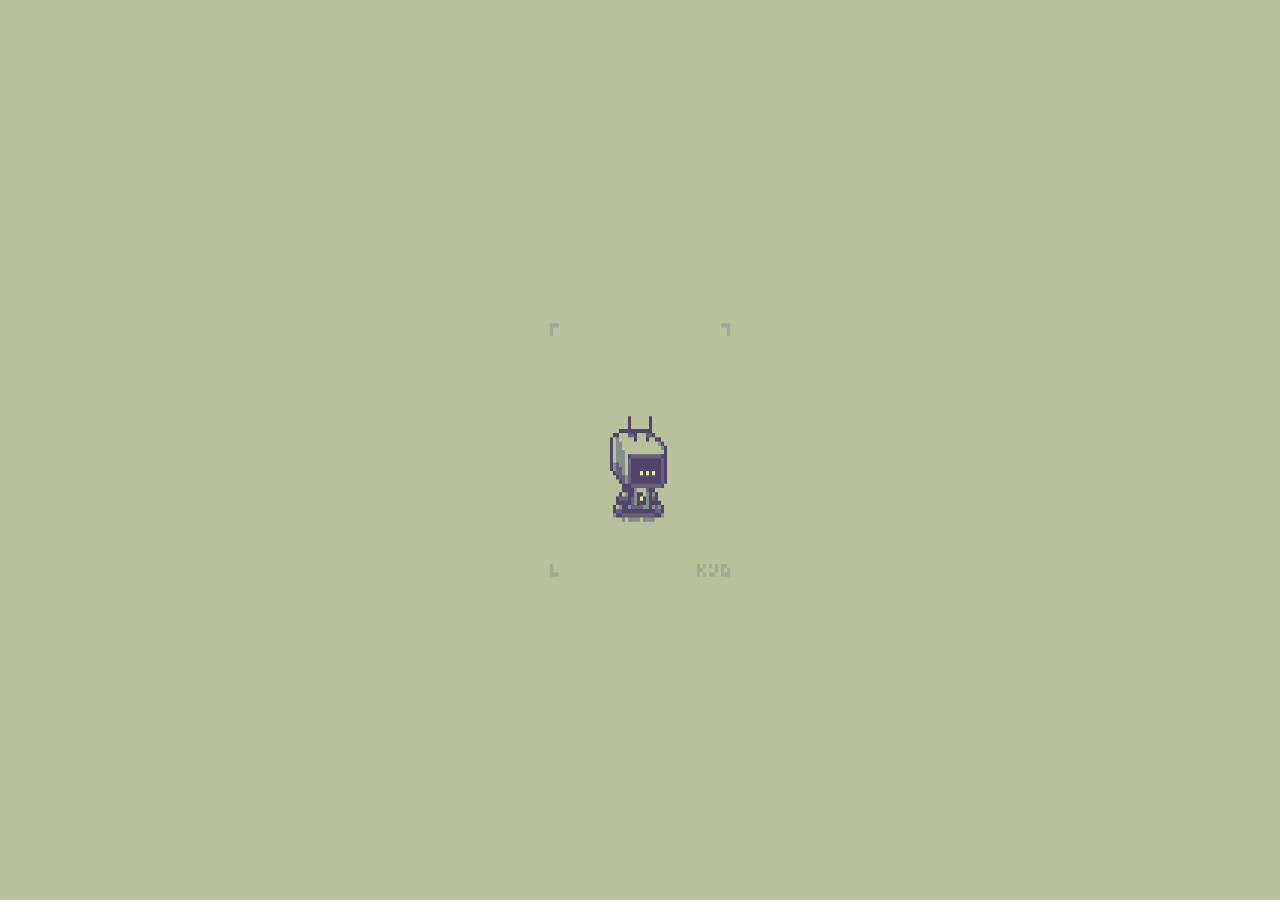
<file: index.html>
<!DOCTYPE html>
<html>
<head>
<meta charset="utf-8">
<meta name="viewport" content="width=device-width, initial-scale=1">
<link rel="stylesheet" type="text/css" href="main.css">
<title></title>
<style>
/* Fixed positioned image button */
.image-button {
    position: fixed;
    transform: rotateX(20deg);
    top: 17%; /* 20% from top */
    left: 37%; /* 5% from right edge */
    width: 20%; /* 8% of viewport width */
    transition: all 0.3s ease;
    animation: wiggle-cycle 4s ease-in-out infinite;
}

/* Hover effects */
.image-button:hover {
    transform: rotateX(15deg) rotateY(-20deg);
    animation-play-state: paused;
    transition: all 0.3s ease;
}

@keyframes wiggle-cycle {
    /* First 2 seconds: wiggling */
    0% { transform: rotate(0deg); }
    12.5% { transform: rotate(5deg); }
    25% { transform: rotate(-5deg); }
    37.5% { transform: rotate(5deg); }
    50% { transform: rotate(0deg); }
    
    /* Last 2 seconds: no movement (pause) */
    50.1%, 100% { transform: rotate(0deg); }
}

</style>
</head>
<body>
<div id="pre-loader"> </div>
<div class="hero">
<video autoplay muted loop playsinline class="bg-vid">
<source src="landingbg.mp4" type="video/mp4">
</video>
</div>

<!-- Fixed Image Button -->
 <a href="https://forms.gle/jxDumhpyyuc3uDk69">
<img src="regnow.png"
     class="image-button"
     alt="button"
     onclick="handleButtonClick()">
</a>

<script src="main.js"></script>
<script>

</script>
</body>
</html>
</file>
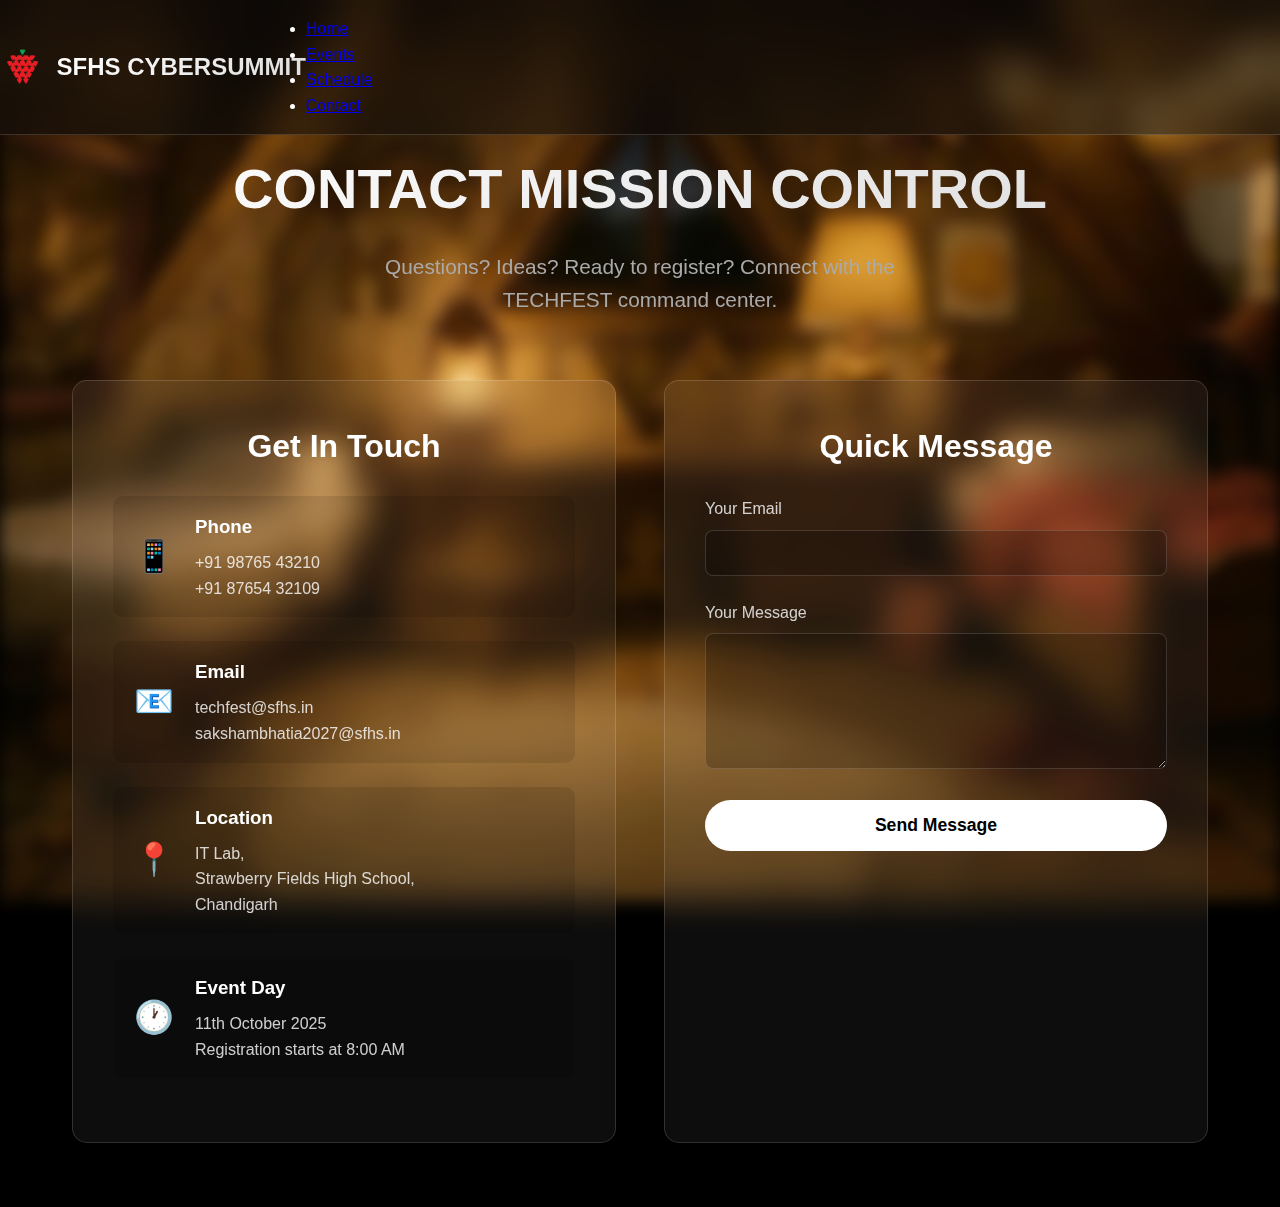
<file: contact.html>
<!DOCTYPE html>
<html lang="en">
<head>
    <meta charset="UTF-8">
    <meta name="viewport" content="width=device-width, initial-scale=1.0">
    <title>Contact - SFHS TECHFEST</title>
    <link rel="stylesheet" href="style.css">
    <script src="java.js" defer></script>
</head>
<body class="page-contact" style="padding-top: 80px;">
    <nav class="navbar">
        <div class="nav-container">
            <div class="logo">
                <img src="school logo.png" alt="School Logo" class="school-logo">
                <span class="logo-text">SFHS CYBERSUMMIT</span>
            </div>
            <ul class="nav-links">
                <li><a href="index.html">Home</a></li>
                <li><a href="events.html">Events</a></li>
                <li><a href="schedule.html">Schedule</a></li>
                <li><a href="contact.html" class="active">Contact</a></li>
            </ul>
            <div class="mobile-menu"><span></span><span></span><span></span></div>
        </div>
    </nav>
    <div class="page-background-static"></div>
    <main style="position: relative; z-index: 1;">
        <div class="container">
            <div class="page-header"><h1 class="page-title">CONTACT MISSION CONTROL</h1><p class="page-subtitle">Questions? Ideas? Ready to register? Connect with the TECHFEST command center.</p></div>
            <div class="contact-container">
                <div class="contact-info">
                    <h2 class="contact-title">Get In Touch</h2>
                    <div class="contact-item"><div class="contact-icon phone-icon">📱</div><div class="contact-details"><h3>Phone</h3><p>+91 98765 43210<br>+91 87654 32109</p></div></div>
                    <div class="contact-item"><div class="contact-icon email-icon">📧</div><div class="contact-details"><h3>Email</h3><p><a href="mailto:techfest@sfhs.in?subject=TECHFEST 2025 Inquiry">techfest@sfhs.in</a><br><a href="mailto:techfest@sfhs.in?subject=Competition Registration">sakshambhatia2027@sfhs.in</a></p></div></div>
                    <div class="contact-item"><div class="contact-icon location-icon">📍</div><div class="contact-details"><h3>Location</h3><p>IT Lab,<br> Strawberry Fields High School, <br>Chandigarh</p></div></div>
                    <div class="contact-item"><div class="contact-icon time-icon">🕐</div><div class="contact-details"><h3>Event Day</h3><p>11th October 2025<br>Registration starts at 8:00 AM</p></div></div>
                </div>
                <div class="message-section">
                    <h2 class="contact-title">Quick Message</h2>
                    <form id="contact-form" action="https://formspree.io/f/YOUR_UNIQUE_ID" method="POST">
                        <div class="form-group">
                            <label for="email">Your Email</label>
                            <input type="email" id="email" name="email" required>
                        </div>
                        <div class="form-group">
                            <label for="message">Your Message</label>
                            <textarea id="message" name="message" rows="6" required></textarea>
                        </div>
                        <button type="submit" class="email-button">Send Message</button>
                    </form>
                </div>
            </div>
        </div>
    </main>
</body>

</html>
</file>
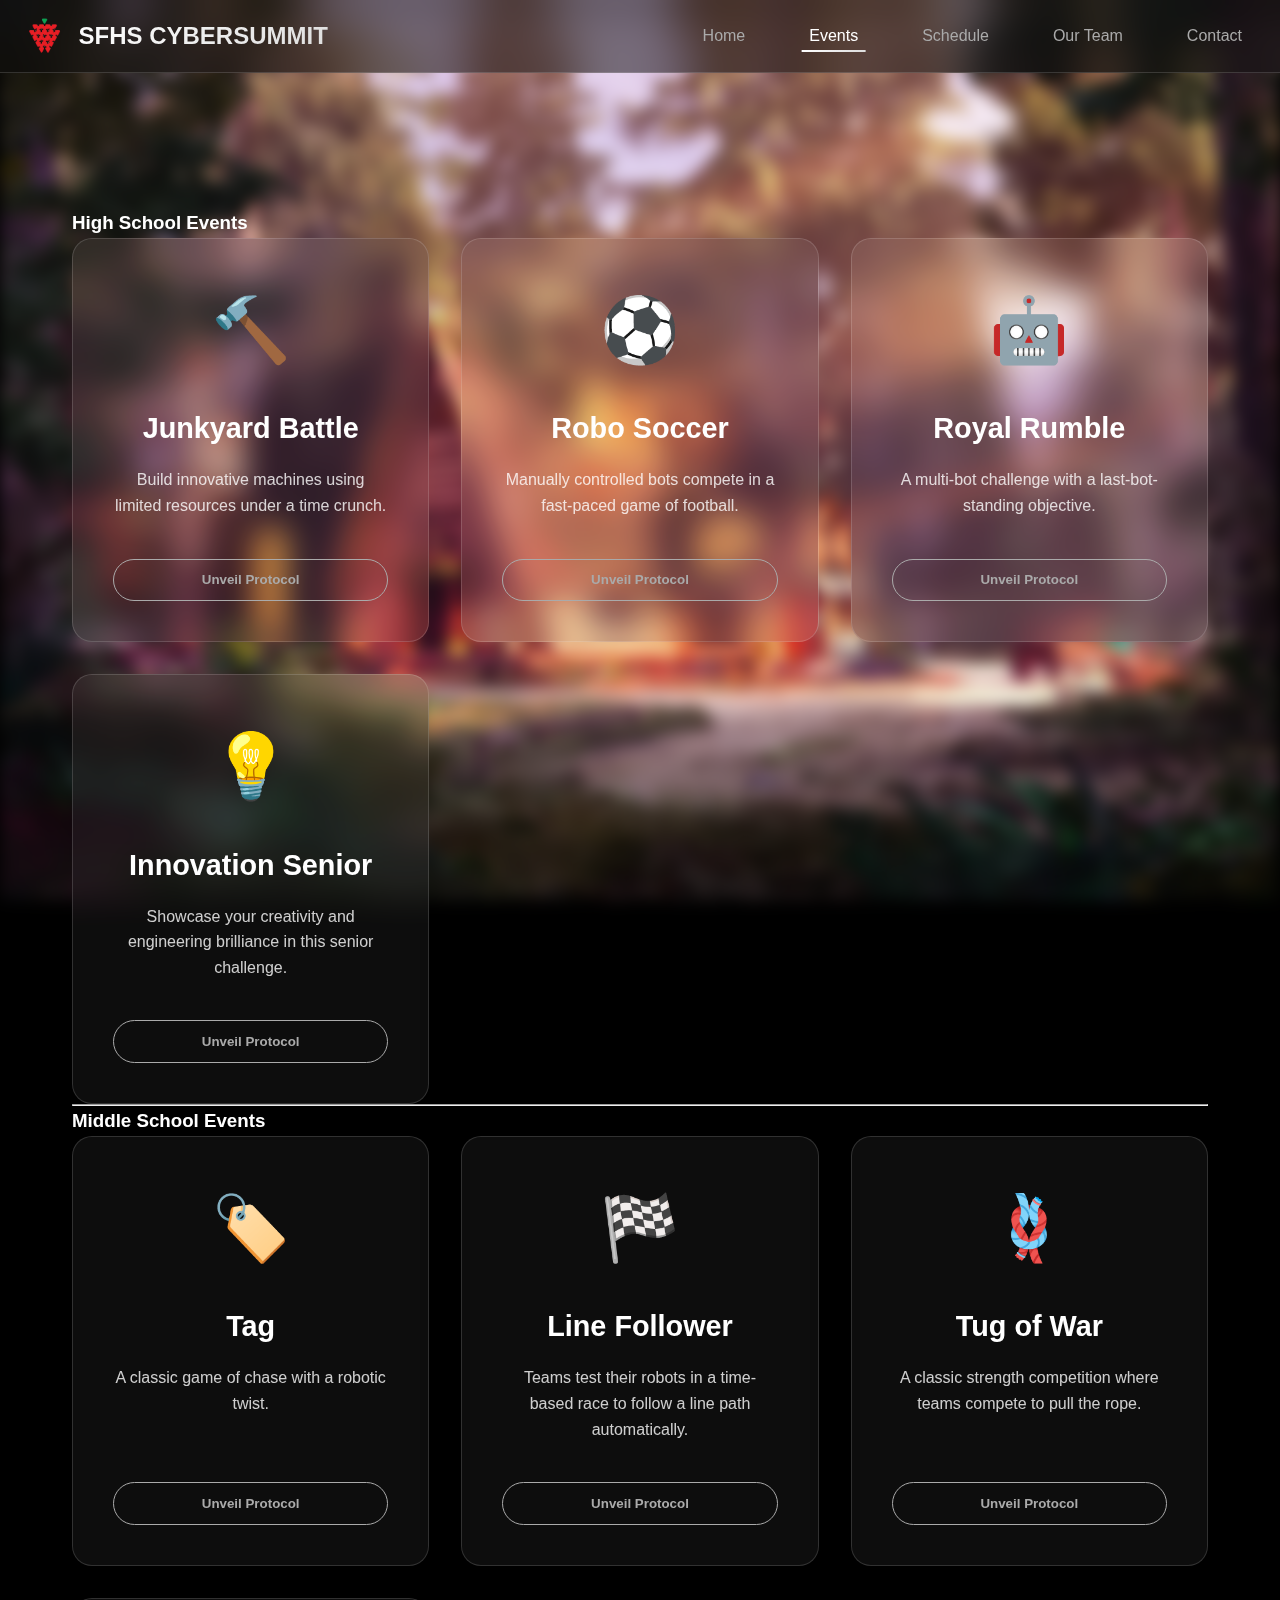
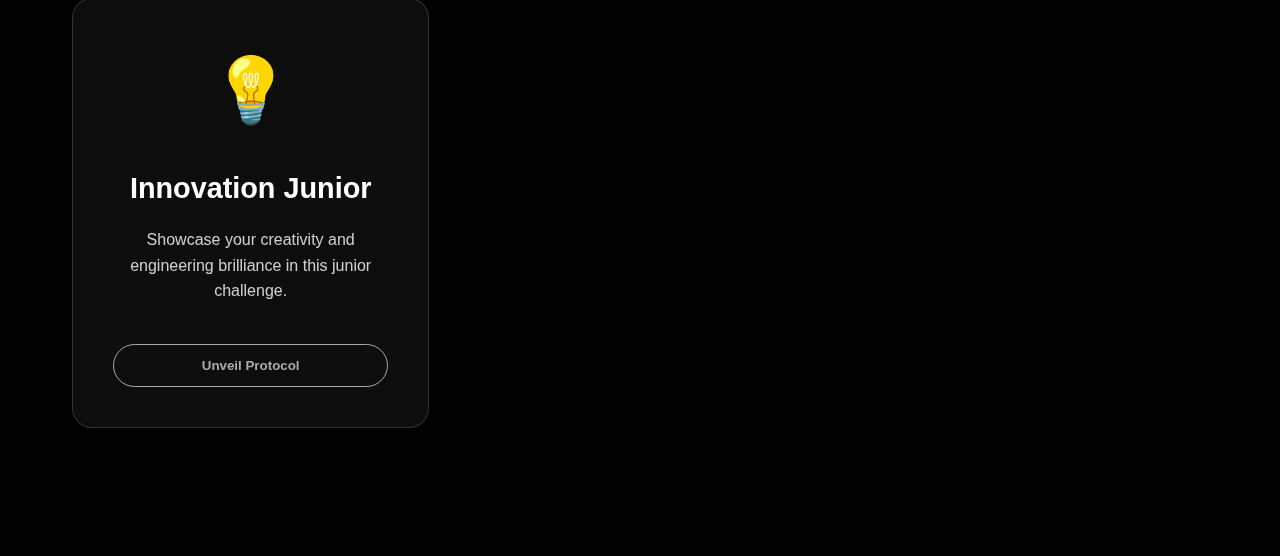
<file: events.html>
<!DOCTYPE html>
<html lang="en">
<head>
    <meta charset="UTF-8">
    <meta name="viewport" content="width=device-width, initial-scale=1.0">
    <title>SFHS CYBERSUMMIT - Events</title>
    <link rel="stylesheet" href="style.css">
    <script src="java.js" defer></script>
</head>
<body class="page-events" style="padding-top: 80px;">
    <nav class="navbar desktop-nav">
        <div class="nav-container">
            <a href="index.html" class="logo">
                <img src="school logo.png" alt="School Logo" class="school-logo">
                <span class="logo-text">SFHS CYBERSUMMIT</span>
            </a>
            <ul class="nav-links">
                <li><a href="index.html">Home</a></li>
                <li><a href="events.html">Events</a></li>
                <li><a href="schedule.html">Schedule</a></li>
                <li><a href="team.html">Our Team</a></li>
                <li><a href="contact.html">Contact</a></li>
            </ul>
        </div>
    </nav>

    <nav class="navbar mobile-nav">
        <div class="nav-container">
            <div class="nav-left">
                <span class="logo-text">SFHS CYBERSUMMIT</span>
            </div>
            <div class="nav-center">
                <a href="index.html"><img src="school logo.png" alt="School Logo" class="school-logo"></a>
            </div>
            <div class="nav-right">
                <div class="mobile-menu"><span></span><span></span><span></span></div>
            </div>
        </div>
    </nav>

    <ul class="nav-links-mobile">
        <li><a href="index.html">Home</a></li>
        <li><a href="events.html">Events</a></li>
        <li><a href="schedule.html">Schedule</a></li>
        <li><a href="team.html">Our Team</a></li>
        <li><a href="contact.html">Contact</a></li>
    </ul>

    <div class="page-background-static"></div>
    <main style="position: relative; z-index: 1;">
        <section class="events-preview" style="background: transparent;">
            <div class="container">
                
                <h3 class="events-heading">High School Events</h3>
                <div class="events-grid">
                    <div class="event-card" data-event="junkyard">
                        <div class="card-content">
                            <div class="card-front">
                                <div class="event-icon">🔨</div>
                                <h3>Junkyard Battle</h3>
                                <p>Build innovative machines using limited resources under a time crunch.</p>
                            </div>
                            <div class="card-back">
                                <h4>Event: Junkyard Battle</h4>
                                <p>An exciting engineering challenge where teams are first briefed on the objectives and rules, then given time to build innovative machines or structures using limited resources.</p>
                            </div>
                        </div>
                        <button class="rule-button">Unveil Protocol</button>
                    </div>
                    <div class="event-card" data-event="robo-soccer">
                        <div class="card-content">
                            <div class="card-front">
                                <div class="event-icon">⚽</div>
                                <h3>Robo Soccer</h3>
                                <p>Manually controlled bots compete in a fast-paced game of football.</p>
                            </div>
                            <div class="card-back">
                                <h4>Event: Robo Soccer</h4>
                                <p><strong>Maximum Length:</strong> 30 cm</p><p><strong>Maximum Width:</strong> 30 cm</p><p><strong>Maximum Height:</strong> 20 cm</p><p><strong>Weight Limit:</strong> 6 kg</p>
                            </div>
                        </div>
                        <button class="rule-button">Unveil Protocol</button>
                    </div>
                    <div class="event-card" data-event="royal-rumble">
                        <div class="card-content">
                            <div class="card-front">
                                <div class="event-icon">🤖</div>
                                <h3>Royal Rumble</h3>
                                <p>A multi-bot challenge with a last-bot-standing objective.</p>
                            </div>
                            <div class="card-back">
                                <h4>Event: Royal Rumble</h4>
                                <p><strong>Maximum Length:</strong> 35 cm</p><p><strong>Maximum Width:</strong> 35 cm</p><p><strong>Maximum Height:</strong> 25 cm</p><p><strong>Weight Limit:</strong> 12 kg</p>
                            </div>
                        </div>
                        <button class="rule-button">Unveil Protocol</button>
                    </div>
                     <div class="event-card" data-event="innovation-sr">
                        <div class="card-content">
                            <div class="card-front">
                                <div class="event-icon">💡</div>
                                <h3>Innovation Senior</h3>
                                <p>Showcase your creativity and engineering brilliance in this senior challenge.</p>
                            </div>
                            <div class="card-back">
                                <h4>Event: Innovation Senior</h4>
                                <p>This event has open-ended rules, focusing on creativity, design, and problem-solving. Specifics will be revealed at the ceremony.</p>
                            </div>
                        </div>
                        <button class="rule-button">Unveil Protocol</button>
                    </div>
                </div>

                <hr class="section-divider">

                <h3 class="events-heading">Middle School Events</h3>
                <div class="events-grid">
                    <div class="event-card" data-event="tag">
                        <div class="card-content">
                            <div class="card-front">
                                <div class="event-icon">🏷️</div>
                                <h3>Tag</h3>
                                <p>A classic game of chase with a robotic twist.</p>
                            </div>
                            <div class="card-back">
                                <h4>Event: Tag</h4>
                                <p>Rules to be announced at the opening ceremony. Get ready for high-speed fun!</p>
                            </div>
                        </div>
                        <button class="rule-button">Unveil Protocol</button>
                    </div>
                    <div class="event-card" data-event="line-follower">
                        <div class="card-content">
                            <div class="card-front">
                                <div class="event-icon">🏁</div>
                                <h3>Line Follower</h3>
                                <p>Teams test their robots in a time-based race to follow a line path automatically.</p>
                            </div>
                            <div class="card-back">
                                <h4>Event: Line Follower (CircuitSprint)</h4>
                                <p><strong>Maximum Length:</strong> 20 cm</p><p><strong>Maximum Width:</strong> 20 cm</p><p><strong>Maximum Height:</strong> 10 cm</p><p><strong>Weight Limit:</strong> 5 kg</p>
                            </div>
                        </div>
                        <button class="rule-button">Unveil Protocol</button>
                    </div>
                    <div class="event-card" data-event="tug-of-war">
                        <div class="card-content">
                            <div class="card-front">
                                <div class="event-icon">🪢</div>
                                <h3>Tug of War</h3>
                                <p>A classic strength competition where teams compete to pull the rope.</p>
                            </div>
                            <div class="card-back">
                                <h4>Event: Tug of War</h4>
                                <p><strong>Maximum Length:</strong> 30 cm</p><p><strong>Maximum Width:</strong> 30 cm</p><p><strong>Maximum Height:</strong> 25 cm</p><p><strong>Weight Limit:</strong> 6 kg</p>
                            </div>
                        </div>
                        <button class="rule-button">Unveil Protocol</button>
                    </div>
                     <div class="event-card" data-event="innovation-jr">
                        <div class="card-content">
                            <div class="card-front">
                                <div class="event-icon">💡</div>
                                <h3>Innovation Junior</h3>
                                <p>Showcase your creativity and engineering brilliance in this junior challenge.</p>
                            </div>
                            <div class="card-back">
                                <h4>Event: Innovation Junior</h4>
                                <p>This event has open-ended rules, focusing on creativity, design, and problem-solving. Specifics will be revealed at the ceremony.</p>
                            </div>
                        </div>
                        <button class="rule-button">Unveil Protocol</button>
                    </div>
                </div>
            </div>
        </section>
    </main>
</body>
</html>
</file>
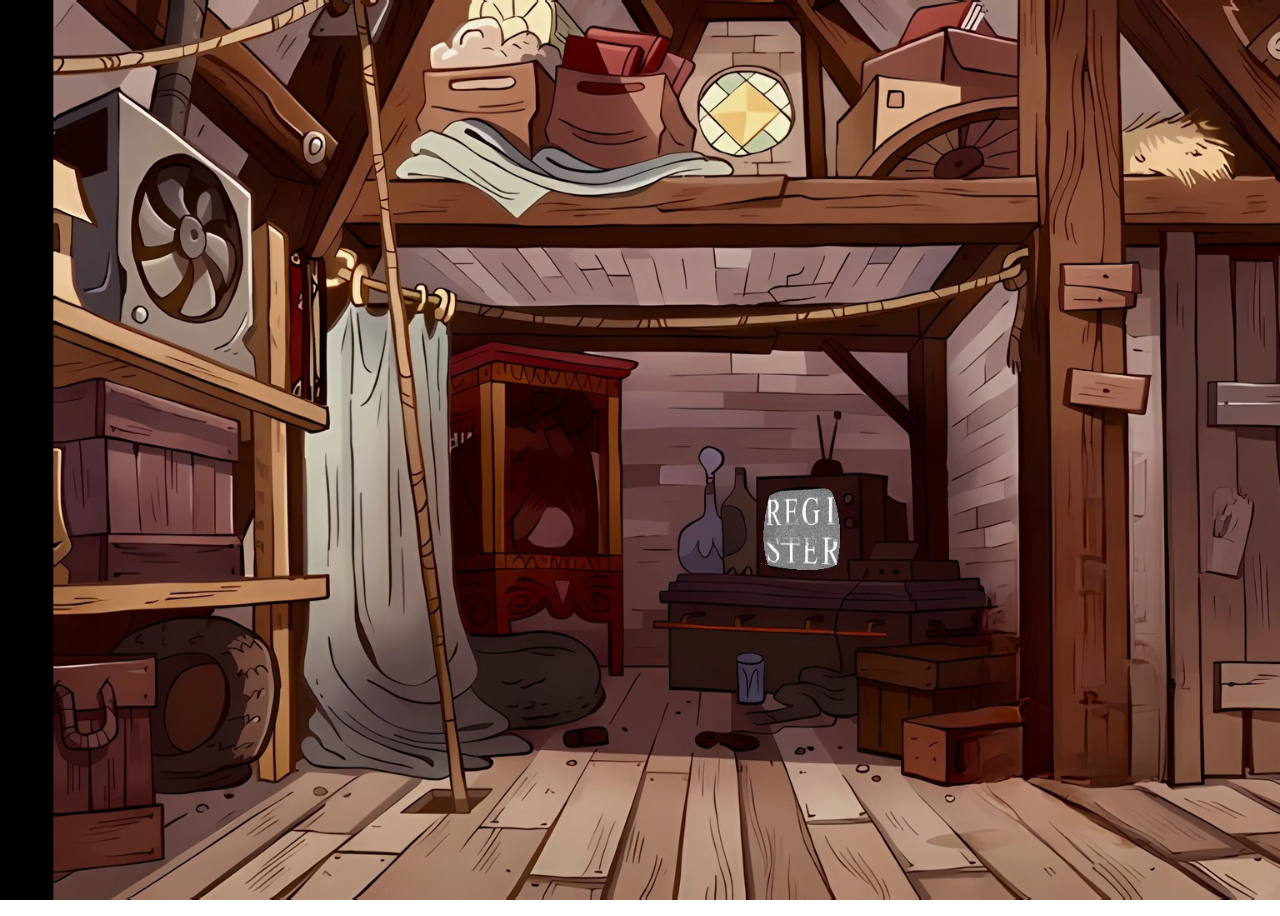
<file: landingpage.html>
<!DOCTYPE html>
<html>
<head>
  <meta charset="utf-8">
  <meta name="viewport" content="width=device-width, initial-scale=1">
  <link rel="stylesheet" type="text/css" href="main.css">
  <title></title>
</head>
<body>
        <div class="hero">
          
          <video autoplay muted loop playsinline class="bg-vid">
            <source src="landingbg.mp4" type="video/mp4">
          </video>
        </div>
</body>
</html>
</file>
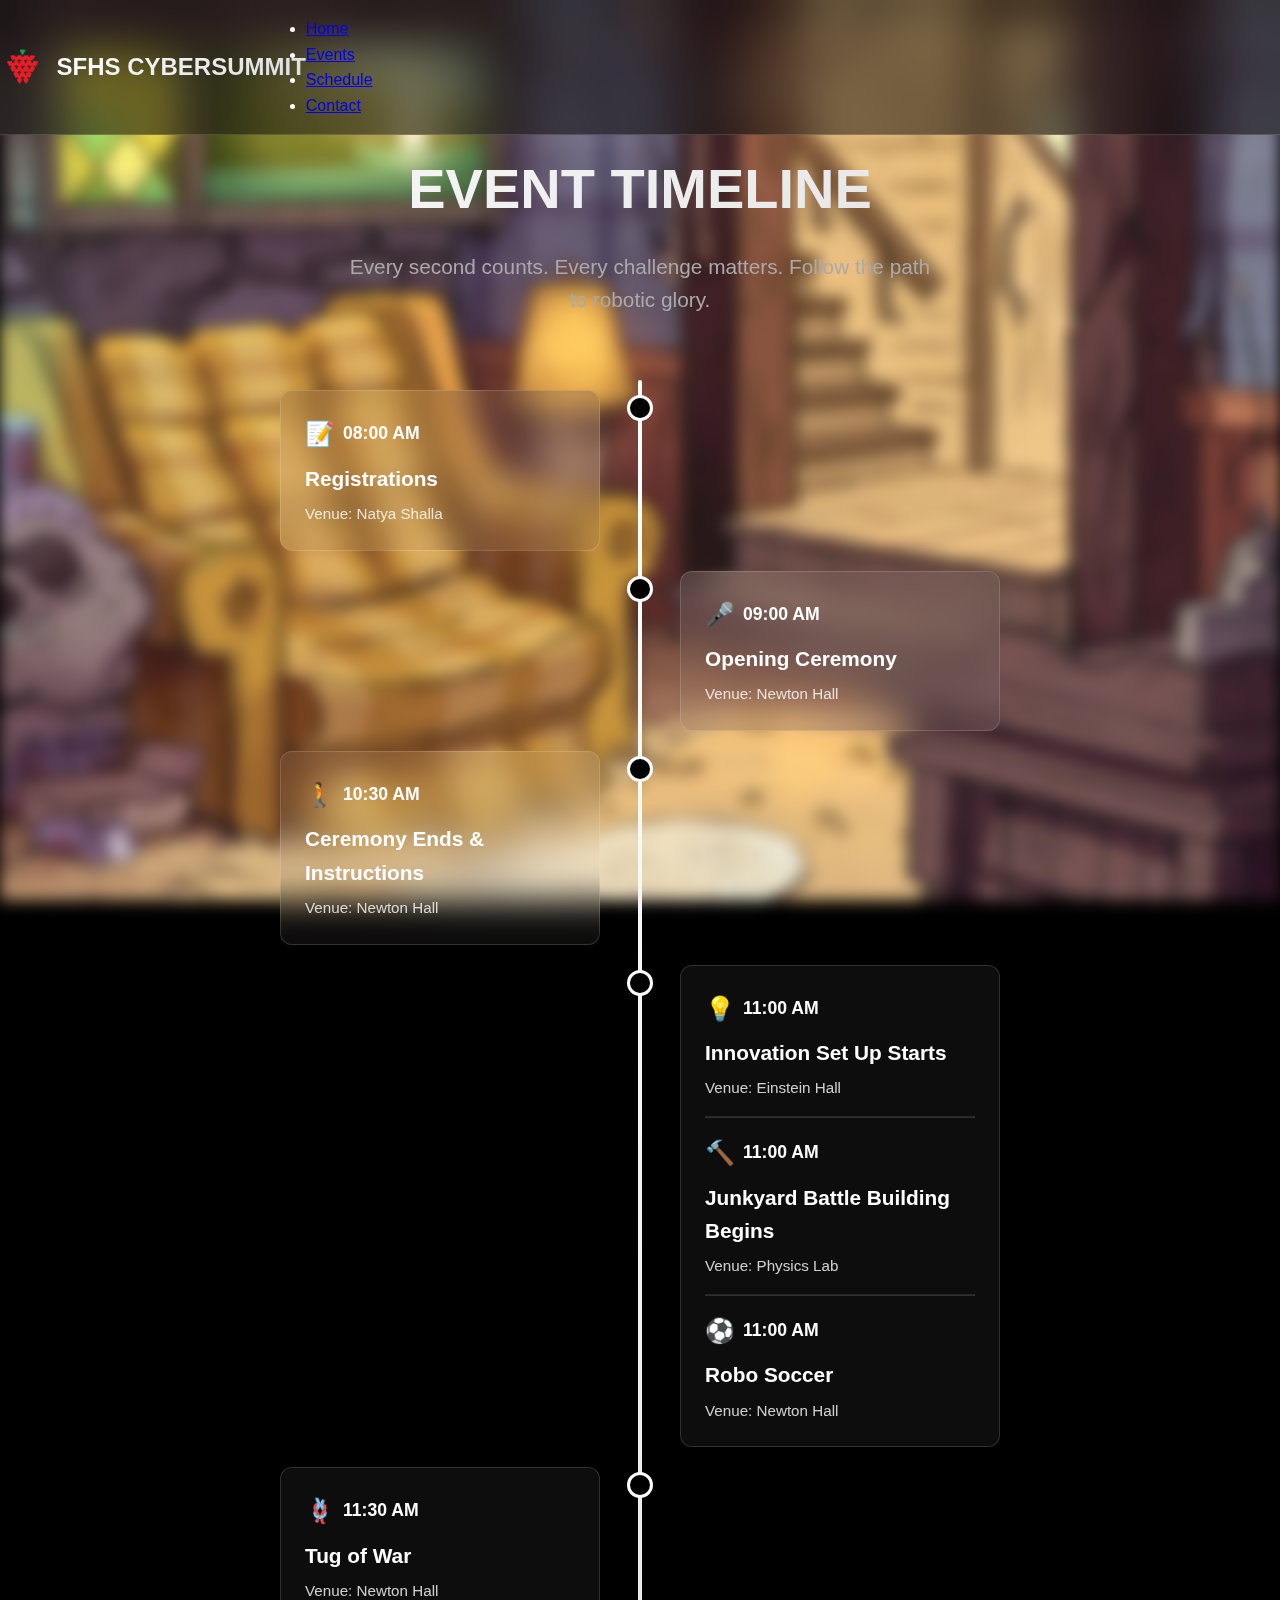
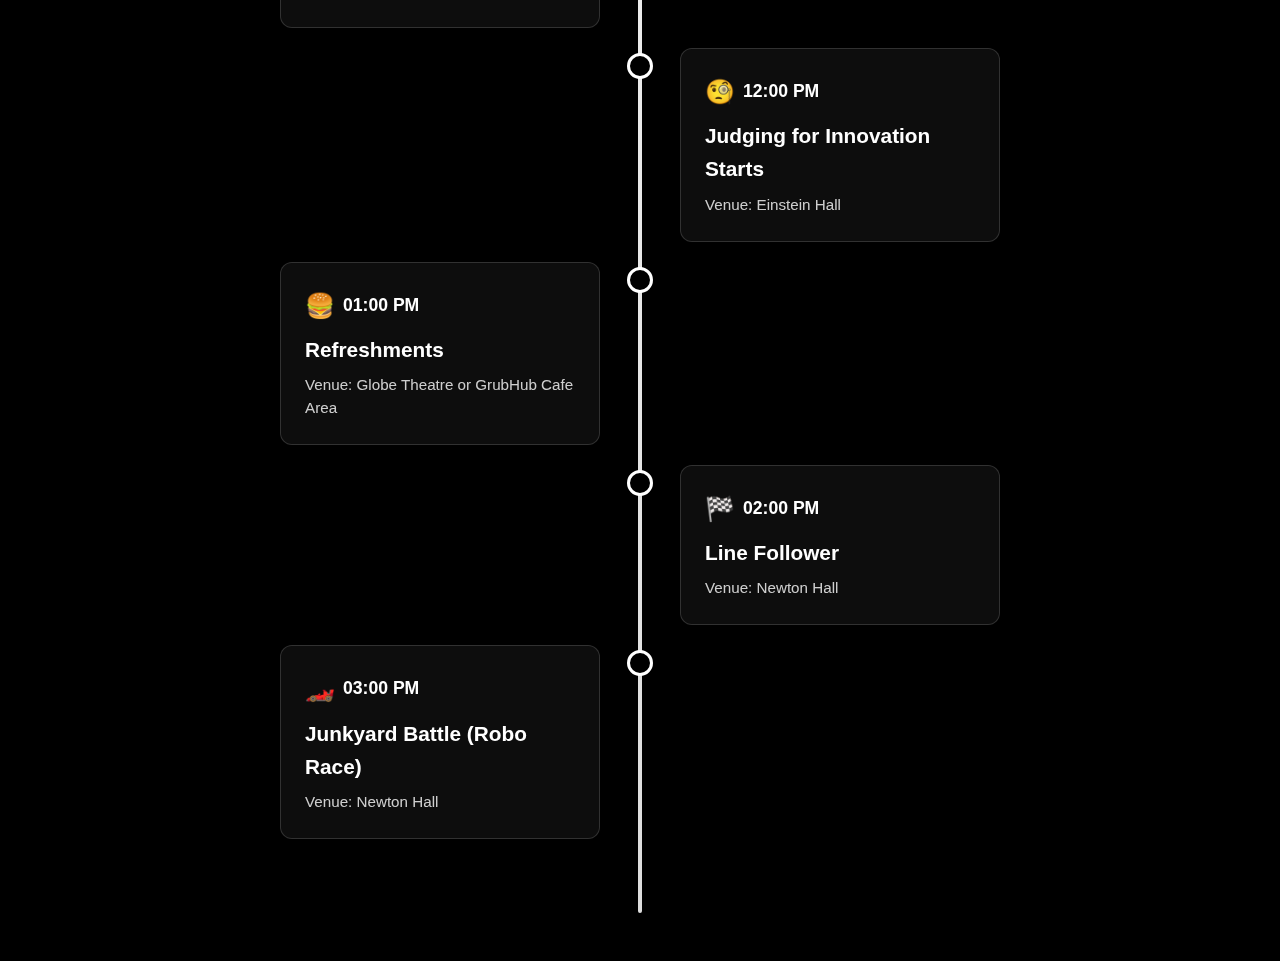
<file: schedule.html>
<!DOCTYPE html>
<html lang="en">
<head>
    <meta charset="UTF-8">
    <meta name="viewport" content="width=device-width, initial-scale=1.0">
    <title>Schedule - SFHS TECHFEST</title>
    <link rel="stylesheet" href="style.css">
    <script src="java.js" defer></script>
</head>
<body class="page-schedule" style="padding-top: 80px;">
    <nav class="navbar">
        <div class="nav-container">
            <div class="logo">
                <img src="school logo.png" alt="School Logo" class="school-logo">
                <span class="logo-text">SFHS CYBERSUMMIT</span>
            </div>
            <ul class="nav-links">
                <li><a href="index.html">Home</a></li>
                <li><a href="events.html">Events</a></li>
                <li><a href="schedule.html" class="active">Schedule</a></li>
                <li><a href="contact.html">Contact</a></li>
            </ul>
            <div class="mobile-menu"><span></span><span></span><span></span></div>
        </div>
    </nav>
    <div class="page-background-static"></div>
    <main style="position: relative; z-index: 1;">
        <div class="page-header"><h1 class="page-title">EVENT TIMELINE</h1><p class="page-subtitle">Every second counts. Every challenge matters. Follow the path to robotic glory.</p></div>
        <div class="timeline">
             <div class="timeline-item left"><div class="timeline-content"><div class="timeline-time"><span class="timeline-icon">📝</span>08:00 AM</div><div class="timeline-title">Registrations</div><div class="timeline-description">Venue: Natya Shalla</div></div></div>
             <div class="timeline-item right"><div class="timeline-content"><div class="timeline-time"><span class="timeline-icon">🎤</span>09:00 AM</div><div class="timeline-title">Opening Ceremony</div><div class="timeline-description">Venue: Newton Hall</div></div></div>
             <div class="timeline-item left"><div class="timeline-content"><div class="timeline-time"><span class="timeline-icon">🚶</span>10:30 AM</div><div class="timeline-title">Ceremony Ends & Instructions</div><div class="timeline-description">Venue: Newton Hall</div></div></div>
             <div class="timeline-item right"><div class="timeline-content"><div class="timeline-time"><span class="timeline-icon">💡</span>11:00 AM</div><div class="timeline-title">Innovation Set Up Starts</div><div class="timeline-description">Venue: Einstein Hall</div><hr style="margin: 1rem 0; border-color: var(--border-color);"><div class="timeline-time"><span class="timeline-icon">🔨</span>11:00 AM</div><div class="timeline-title">Junkyard Battle Building Begins</div><div class="timeline-description">Venue: Physics Lab</div><hr style="margin: 1rem 0; border-color: var(--border-color);"><div class="timeline-time"><span class="timeline-icon">⚽</span>11:00 AM</div><div class="timeline-title">Robo Soccer</div><div class="timeline-description">Venue: Newton Hall</div></div></div>
             <div class="timeline-item left"><div class="timeline-content"><div class="timeline-time"><span class="timeline-icon">🪢</span>11:30 AM</div><div class="timeline-title">Tug of War</div><div class="timeline-description">Venue: Newton Hall</div></div></div>
             <div class="timeline-item right"><div class="timeline-content"><div class="timeline-time"><span class="timeline-icon">🧐</span>12:00 PM</div><div class="timeline-title">Judging for Innovation Starts</div><div class="timeline-description">Venue: Einstein Hall</div></div></div>
             <div class="timeline-item left"><div class="timeline-content"><div class="timeline-time"><span class="timeline-icon">🍔</span>01:00 PM</div><div class="timeline-title">Refreshments</div><div class="timeline-description">Venue: Globe Theatre or GrubHub Cafe Area</div></div></div>
             <div class="timeline-item right"><div class="timeline-content"><div class="timeline-time"><span class="timeline-icon">🏁</span>02:00 PM</div><div class="timeline-title">Line Follower</div><div class="timeline-description">Venue: Newton Hall</div></div></div>

             <div class="timeline-item left"><div class="timeline-content"><div class="timeline-time"><span class="timeline-icon">🏎️</span>03:00 PM</div><div class="timeline-title">Junkyard Battle (Robo Race)</div><div class="timeline-description">Venue: Newton Hall</div></div></div>
</file>
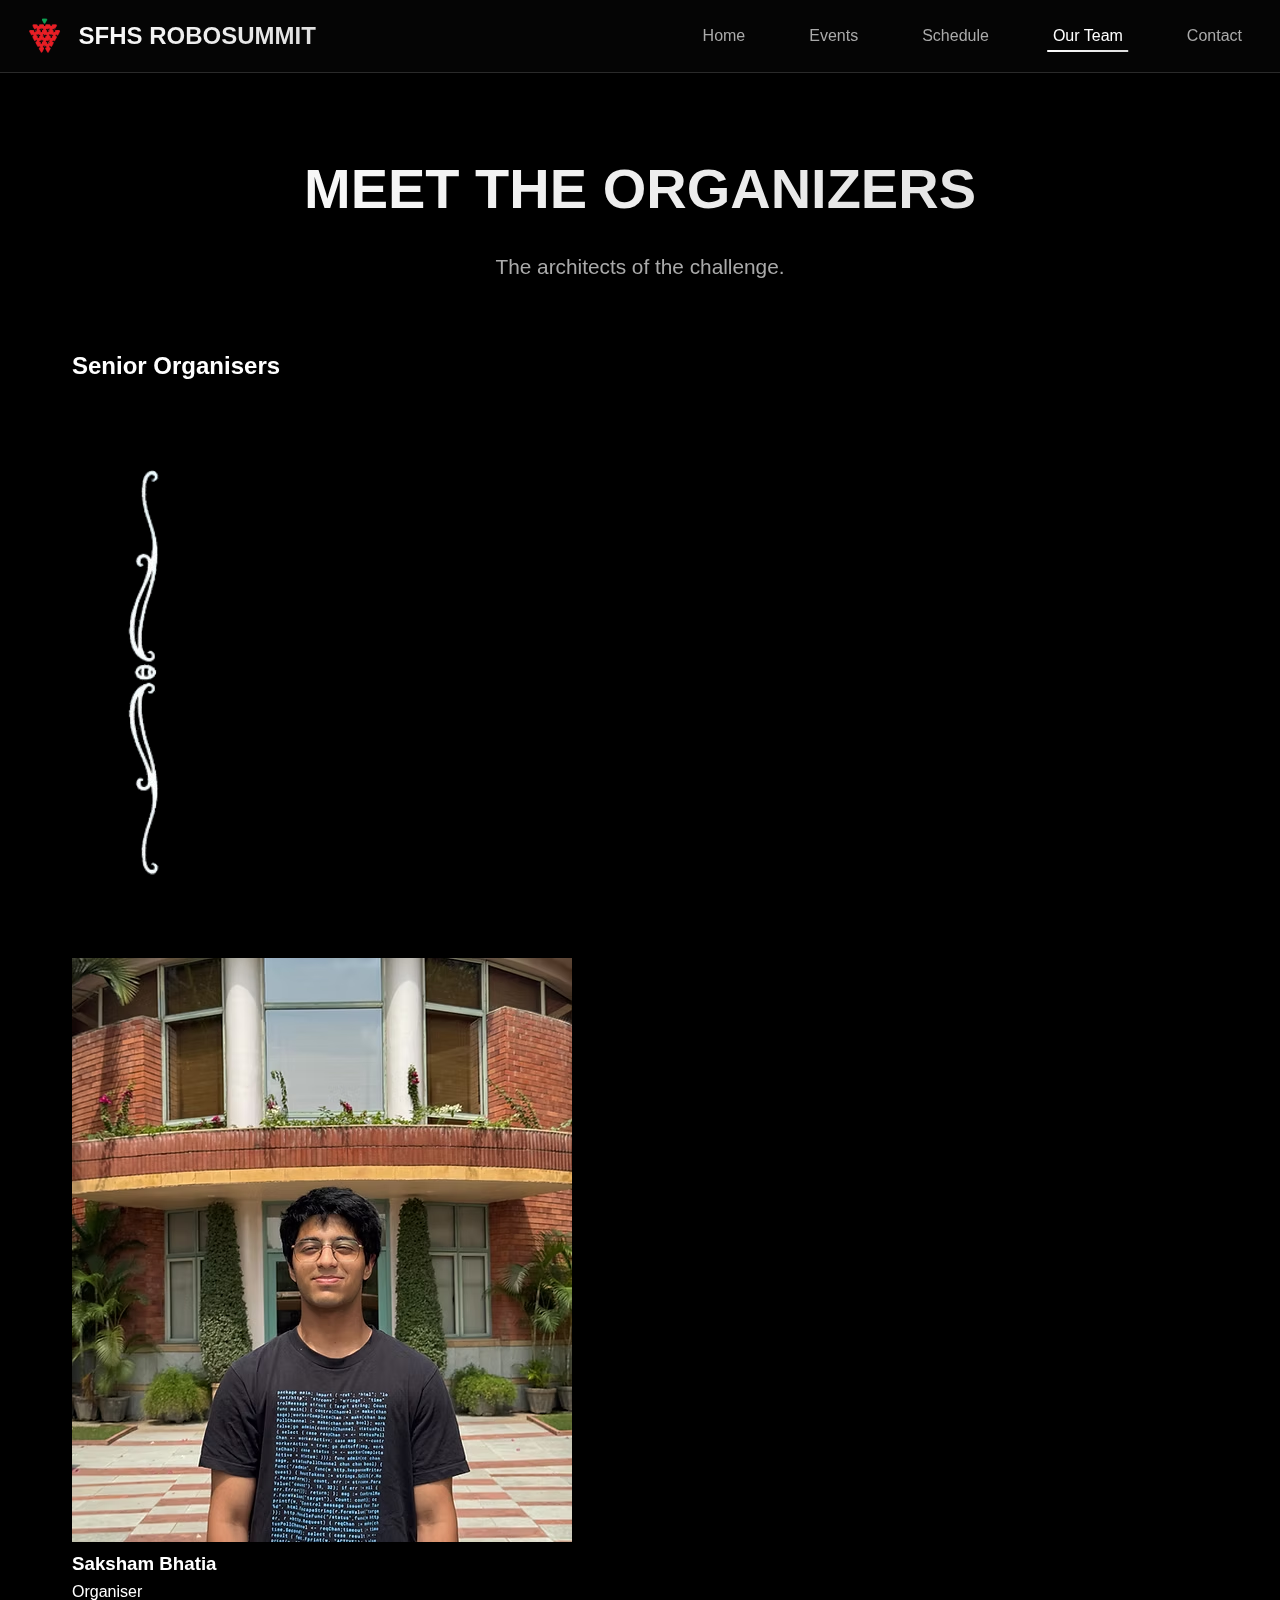
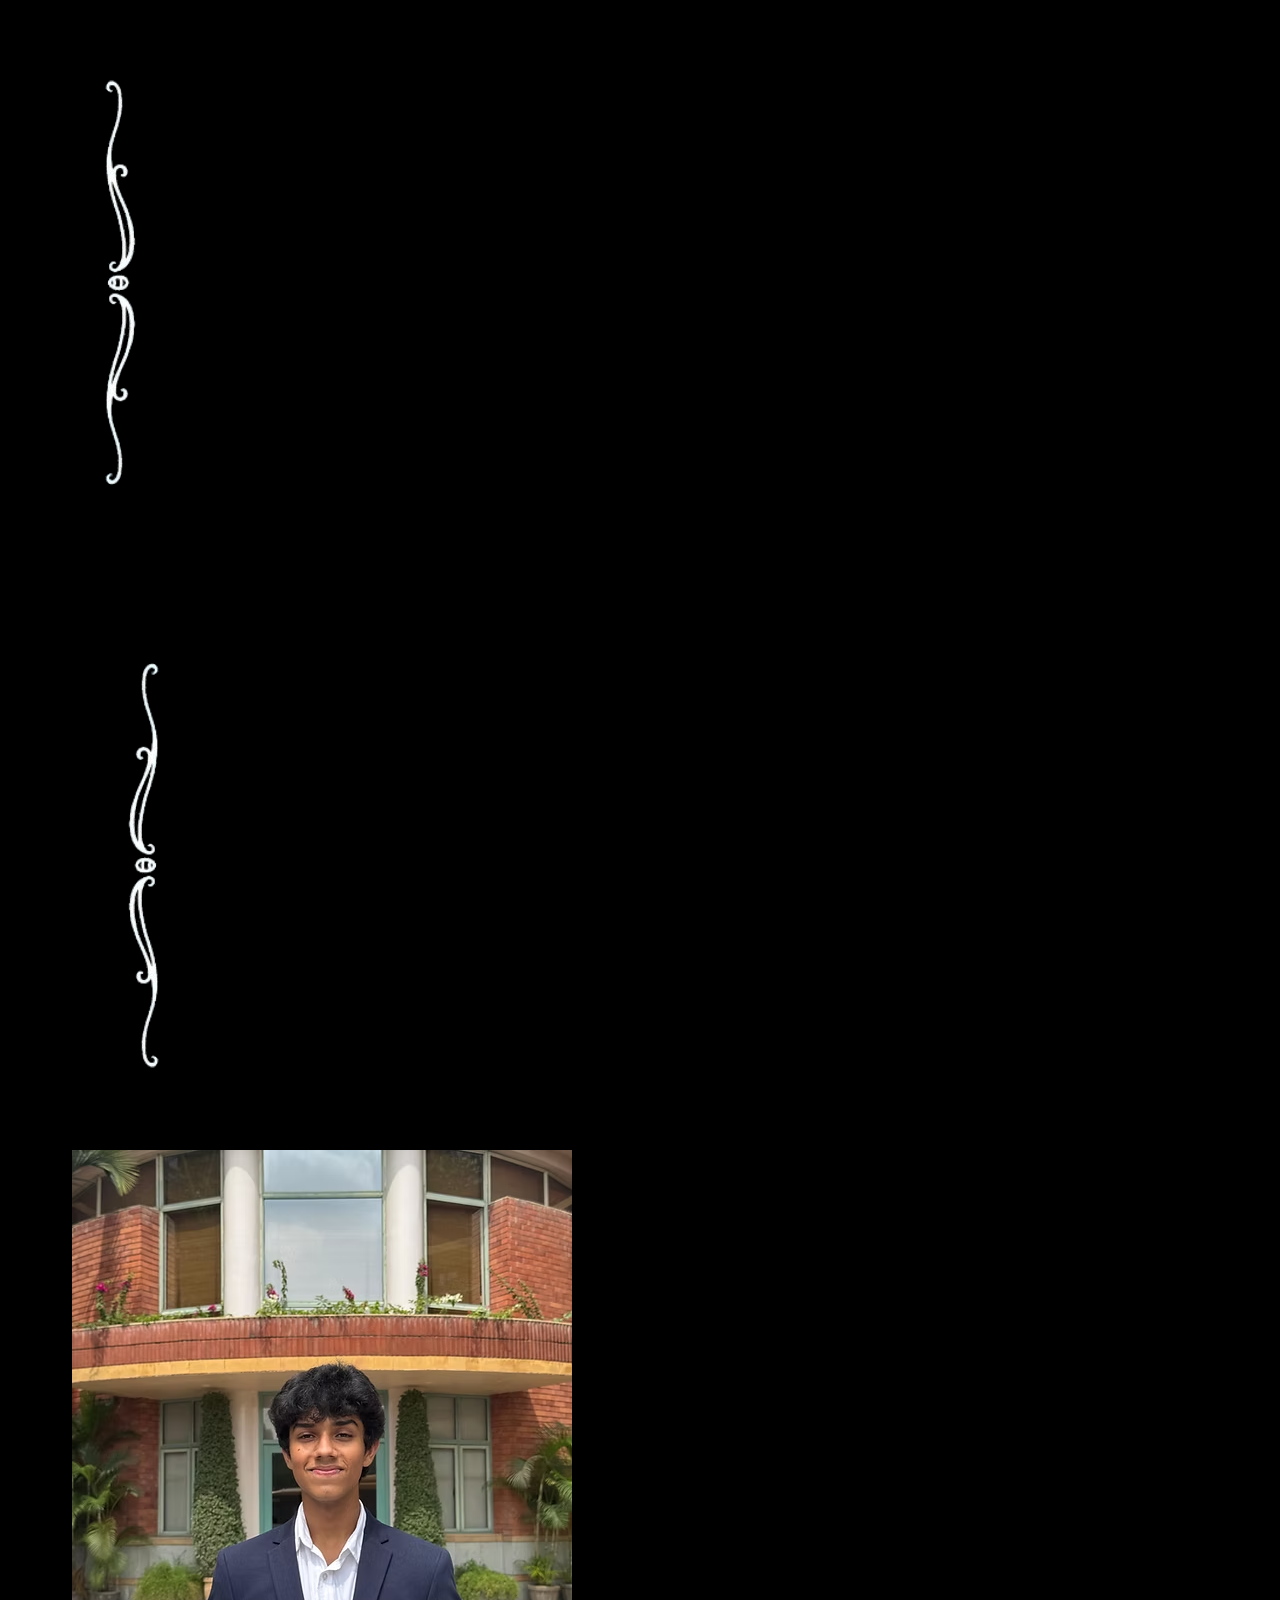
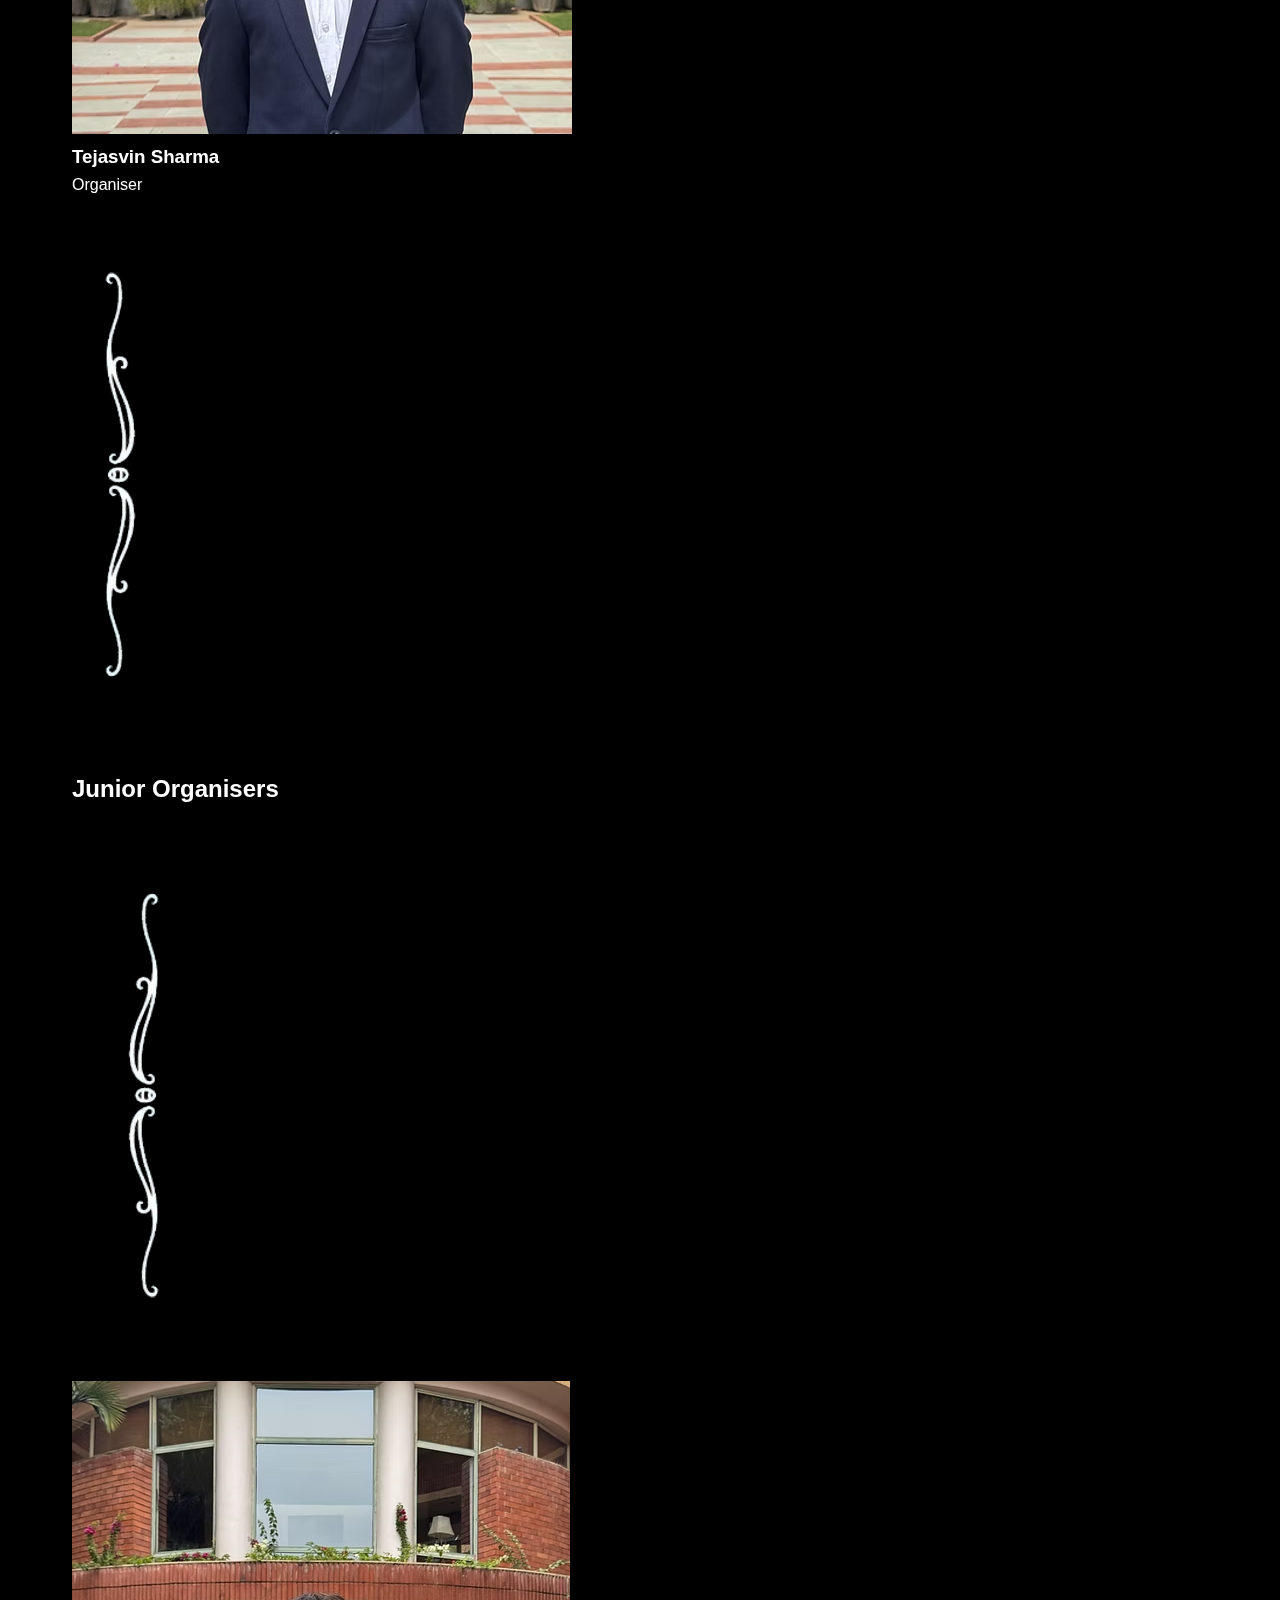
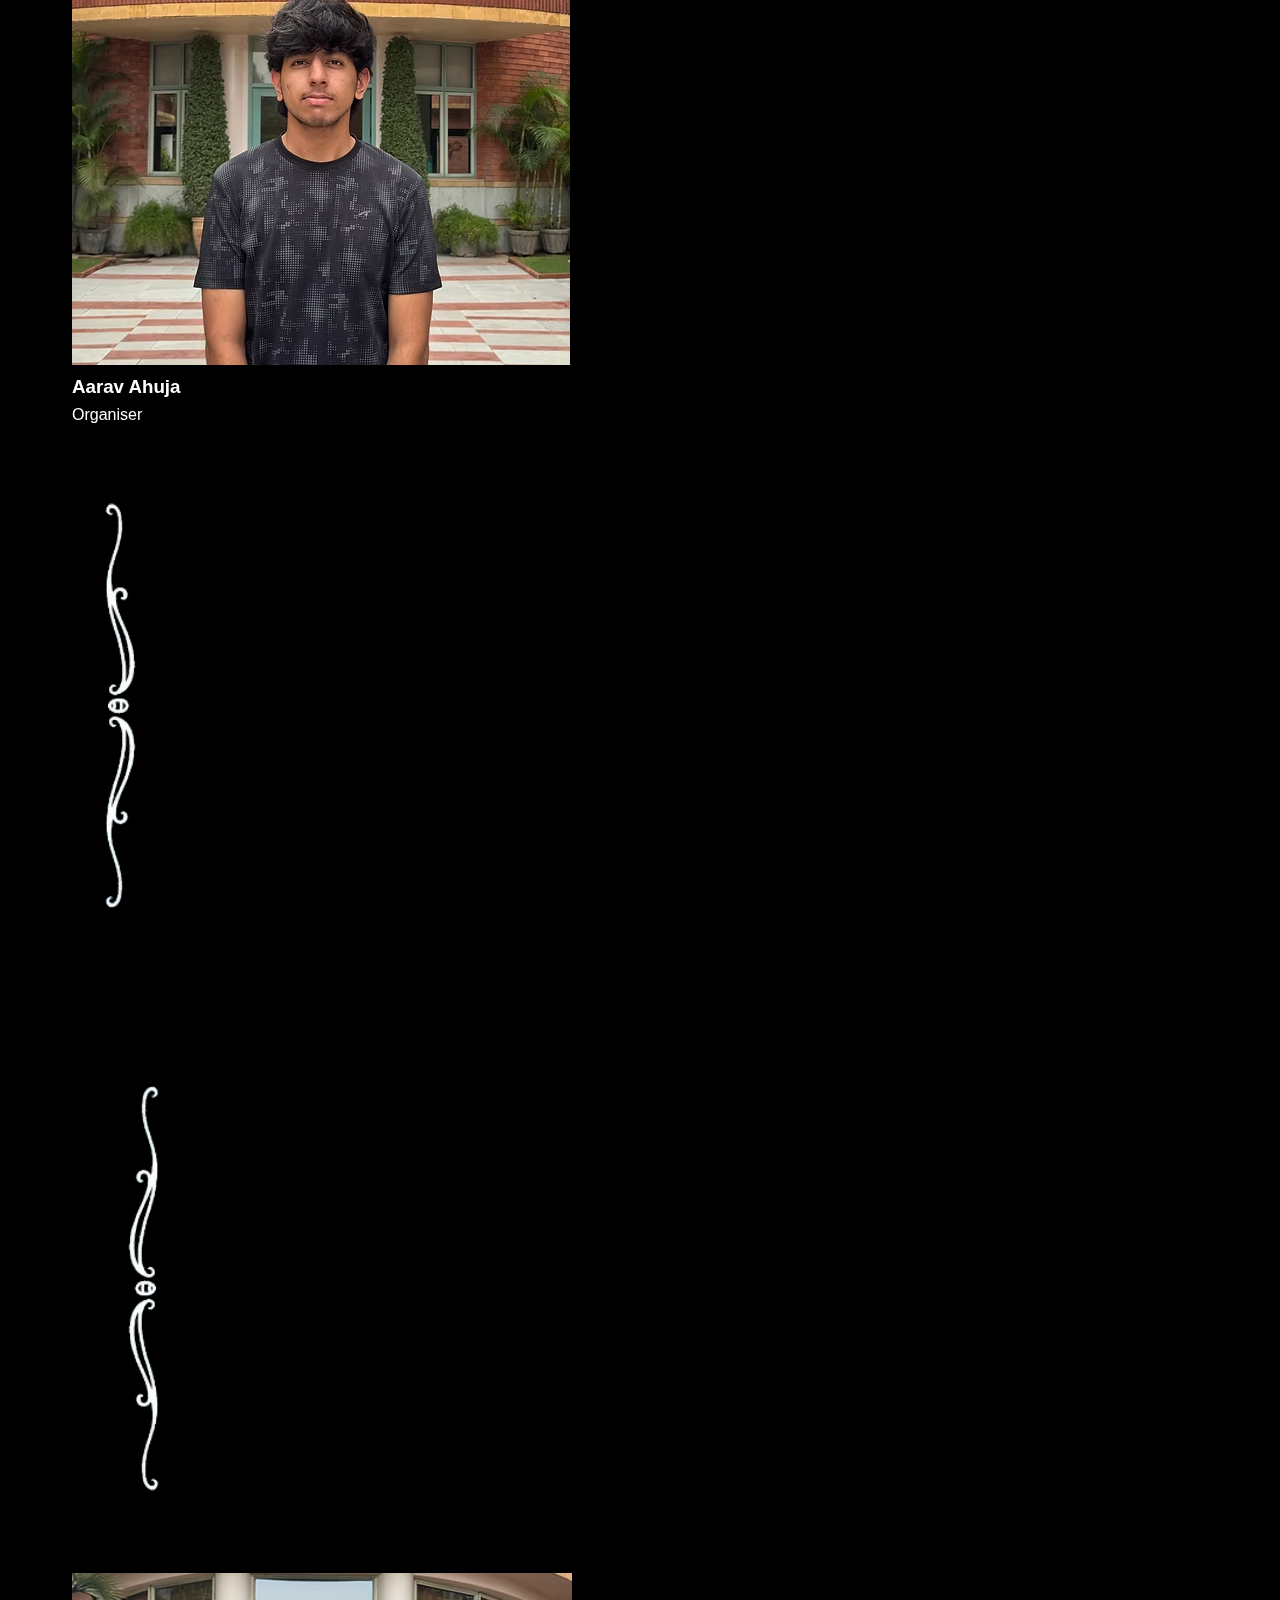
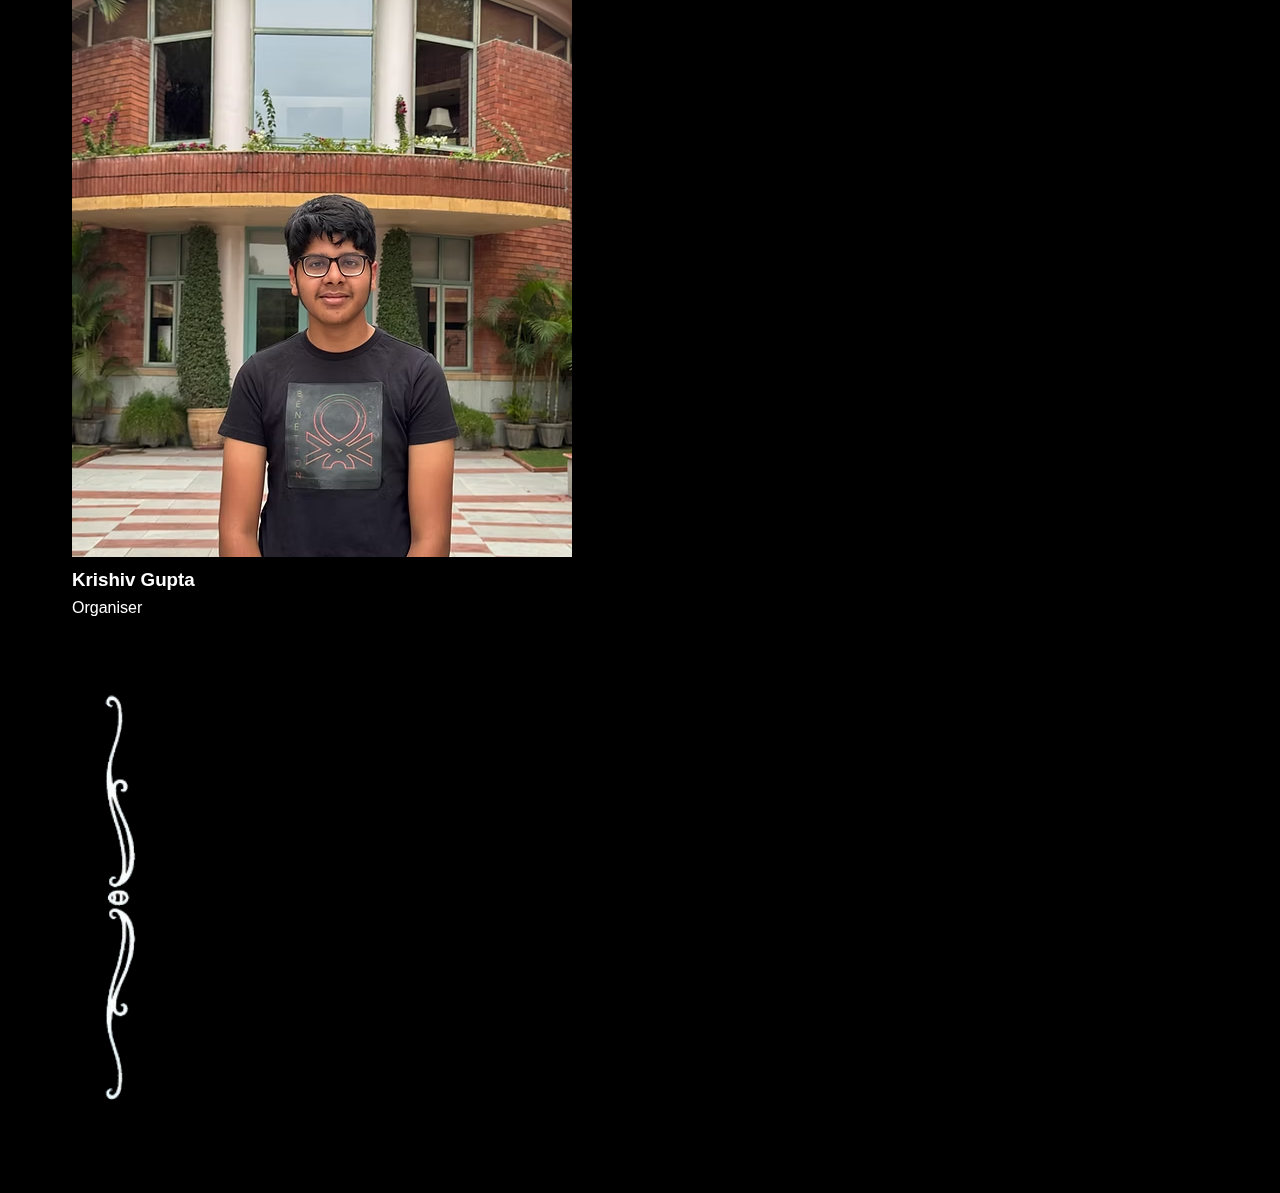
<file: team.html>
<!DOCTYPE html>
<html lang="en">
<head>
    <meta charset="UTF-8">
    <meta name="viewport" content="width=device-width, initial-scale=1.0">
    <title>Our Team</title>
    <link rel="stylesheet" href="style.css">
    <script src="java.js" defer></script>
</head>
<body class="page-team" style="padding-top: 80px;">
    <nav class="navbar desktop-nav">
        <div class="nav-container">
            <a href="index.html" class="logo">
                <img src="school logo.png" alt="School Logo" class="school-logo">
                <span class="logo-text">SFHS ROBOSUMMIT</span>
            </a>
            <ul class="nav-links">
                <li><a href="index.html">Home</a></li>
                <li><a href="events.html">Events</a></li>
                <li><a href="schedule.html">Schedule</a></li>
                <li><a href="team.html">Our Team</a></li>
                <li><a href="contact.html">Contact</a></li>
            </ul>
        </div>
    </nav>

    <nav class="navbar mobile-nav">
        <div class="nav-container">
            <div class="nav-left">
                <span class="logo-text">SFHS ROBOSUMMIT</span>
            </div>
            <div class="nav-center">
                <a href="index.html"><img src="school logo.png" alt="School Logo" class="school-logo"></a>
            </div>
            <div class="nav-right">
                <div class="mobile-menu"><span></span><span></span><span></span></div>
            </div>
        </div>
    </nav>

    <ul class="nav-links-mobile">
        <li><a href="index.html">Home</a></li>
        <li><a href="events.html">Events</a></li>
        <li><a href="schedule.html">Schedule</a></li>
        <li><a href="team.html">Our Team</a></li>
        <li><a href="contact.html">Contact</a></li>
    </ul>

    <div class="page-background-static"></div>
    <main style="position: relative; z-index: 1;">
        <div class="container">
            <div class="page-header">
                <h1 class="page-title">MEET THE ORGANIZERS</h1>
                <p class="page-subtitle">The architects of the challenge.</p>
            </div>
            <div class="team-grid">
                <h2 class="team-heading">Senior Organisers</h2>
                <div class="team-row">
                    <!-- Saksham Bhatia -->
                    <div class="team-member-layout">
                        <img src="left.png" alt="Decorative border" class="team-border left">
                        <div class="team-member-card">
                            <div class="team-member-photo">
                                <img src="Saksham.jpg" alt="Saksham Bhatia">
                                <div class="team-member-info">
                                    <h3 class="team-member-name">Saksham Bhatia</h3>
                                    <p class="team-member-role">Organiser</p>
                                </div>
                            </div>
                        </div>
                        <img src="right.png" alt="Decorative border" class="team-border right">
                    </div>
                    <!-- Tejasvin Sharma -->
                    <div class="team-member-layout">
                        <img src="left.png" alt="Decorative border" class="team-border left">
                        <div class="team-member-card">
                            <div class="team-member-photo">
                                <img src="Tejasvin.jpg" alt="Tejasvin Sharma">
                                <div class="team-member-info">
                                    <h3 class="team-member-name">Tejasvin Sharma</h3>
                                    <p class="team-member-role">Organiser</p>
                                </div>
                            </div>
                        </div>
                        <img src="right.png" alt="Decorative border" class="team-border right">
                    </div>
                </div>

                <h2 class="team-heading">Junior Organisers</h2>
                <div class="team-row">
                    <!-- Aarav Ahuja -->
                    <div class="team-member-layout">
                        <img src="left.png" alt="Decorative border" class="team-border left">
                        <div class="team-member-card">
                            <div class="team-member-photo">
                                <img src="Aarav.jpg" alt="Aarav Ahuja">
                                <div class="team-member-info">
                                    <h3 class="team-member-name">Aarav Ahuja</h3>
                                    <p class="team-member-role">Organiser</p>
                                </div>
                            </div>
                        </div>
                        <img src="right.png" alt="Decorative border" class="team-border right">
                    </div>
                    <!-- Krishiv Gupta -->
                    <div class="team-member-layout">
                        <img src="left.png" alt="Decorative border" class="team-border left">
                        <div class="team-member-card">
                            <div class="team-member-photo">
                                <img src="krishiv.jpg" alt="Krishiv Gupta">
                                <div class="team-member-info">
                                    <h3 class="team-member-name">Krishiv Gupta</h3>
                                    <p class="team-member-role">Organiser</p>
                                </div>
                            </div>
                        </div>
                        <img src="right.png" alt="Decorative border" class="team-border right">
                    </div>
                </div>
            </div>
        </div>
    </main>
</body>
</html>
</file>
<file: main.css>
.hero{
  width: 100%;
  height: 100vh;

}

.bg-vid{
  position: fixed;
  left: 0;
  top: 0;
}

@media (min-aspect-ratio: 16/9){
  .bg-vid{
  width: 100%;
  height: auto;
}

}

@media (max-aspect-ratio: 16/9){
  .bg-vid{
  width: auto;
  height: 100%;
}

}

#pre-loader{
  background: #b7c29d url(loader.gif) no-repeat center center;
  background-size: 15% 30%; /* Percentage of the screen size */
  height: 100vh;
  width: 100vw;
  position: fixed;
  z-index: 100;
  top: 0;
  left: 0;
}
</file>
<file: style.css>
/* =================================
   Reset and Base Styles
   ================================= */
* {
    margin: 0;
    padding: 0;
    box-sizing: border-box;
}

:root {
    /* Black & White Color Palette */
    --primary-bg: #000000;
    --secondary-bg: #111111;
    --card-bg: rgba(255, 255, 255, 0.05);
    --text-primary: #ffffff;
    --text-secondary: #aaaaaa;
    --accent-primary: #ffffff;
    --border-color: rgba(255, 255, 255, 0.15);
    --gradient-primary: linear-gradient(135deg, #ffffff 0%, #dddddd 100%);
    --shadow-glow: 0 0 25px rgba(255, 255, 255, 0.2);
    --transition: all 0.3s ease;
}

body {
    font-family: 'Inter', -apple-system, BlinkMacSystemFont, sans-serif;
    background: var(--primary-bg);
    color: var(--text-primary);
    line-height: 1.6;
    overflow-x: hidden;
}

/* =================================
   Navigation
   ================================= */
.navbar {
    position: fixed;
    top: 0;
    width: 100%;
    background: rgba(10, 10, 10, 0.5);
    backdrop-filter: blur(20px);
    border-bottom: 1px solid var(--border-color);
    z-index: 1000;
    padding: 1rem 0;
    transition: var(--transition);
}

.nav-container {
    width: 100%;
    margin: 0 auto;
    display: flex;
    align-items: center;
}

/* Desktop Navigation Styles */
.desktop-nav .nav-container {
    display: flex;
    justify-content: space-between;
    align-items: center;
    padding: 0 22px;
}

.logo {
    display: flex;
    align-items: center;
    gap: 0.75rem;
    font-size: 1.5rem;
    font-weight: 800;
    text-decoration: none;
}

.school-logo {
    height: 40px;
    width: auto;
}

.logo-text {
    font-size: 1.5rem;
    font-weight: 800;
    background: var(--gradient-primary);
    -webkit-background-clip: text;
    -webkit-text-fill-color: transparent;
    background-clip: text;
}

.desktop-nav .nav-links {
    display: flex;
    list-style: none;
    gap: 2rem;
}

.desktop-nav .nav-links a {
    color: var(--text-secondary);
    text-decoration: none;
    font-weight: 500;
    transition: var(--transition);
    position: relative;
    padding: 0.5rem 1rem;
}

.desktop-nav .nav-links a.active,
.desktop-nav .nav-links a:hover {
    color: var(--text-primary);
}

.desktop-nav .nav-links a::after {
    content: '';
    position: absolute;
    bottom: 0;
    left: 50%;
    width: 0;
    height: 2px;
    background: var(--gradient-primary);
    transition: var(--transition);
    transform: translateX(-50%);
}

.desktop-nav .nav-links a:hover::after,
.desktop-nav .nav-links a.active::after {
    width: 80%;
}

/* Initially hide mobile elements on desktop */
.mobile-nav { display: none; }
.nav-links-mobile { display: none; }

/* =================================
   Hero Section & Backgrounds
   ================================= */
.hero { min-height: 100vh; display: flex; align-items: center; justify-content: center; position: relative; overflow: hidden; color: #ffffff; }
.hero-background { position: absolute; top: 0; left: 0; width: 100%; height: 100%; z-index: -1; }
.background-video { width: 100%; height: 100%; object-fit: cover; filter: blur(8px); }
.video-overlay { position: absolute; top: 0; left: 0; width: 100%; height: 100%; background-color: rgba(0, 0, 0, 0.5); }
.page-background-static { position: fixed; top: 0; left: 0; width: 100%; height: 100%; z-index: -1; background-size: cover; background-position: center; filter: blur(8px); }
body.page-events .page-background-static { background-image: url('events.jpg'); }
body.page-schedule .page-background-static { background-image: url('schedule.jpg'); }
body.page-contact .page-background-static { background-image: url('contact.jpeg'); }
.hero-content { text-align: center; z-index: 2; position: relative; max-width: 900px; padding: 0 2rem; }
.hero-title { font-size: 3.5rem; font-weight: 900; margin-bottom: 2rem; line-height: 1.2; }
.title-line { color: #ffffff; }
.title-accent { background: var(--gradient-primary); -webkit-background-clip: text; -webkit-text-fill-color: transparent; background-clip: text; position: relative; display: inline-block; }
.hero-subtitle { font-size: 1.3rem; color: rgba(255, 255, 255, 0.8); margin-bottom: 3rem; max-width: 600px; margin-left: auto; margin-right: auto; }
.accent-text { color: var(--text-primary); font-weight: 700; }

/* Button Styles */
.cta-section { display: flex; gap: 1.5rem; justify-content: center; flex-wrap: wrap; }
.cta-btn { position: relative; padding: 1rem 2.5rem; text-decoration: none; border-radius: 50px; font-weight: 600; font-size: 1.1rem; display: inline-block; overflow: hidden; border: 2px solid var(--text-primary); transition: var(--transition); }
.primary-btn { background: var(--text-primary); color: var(--primary-bg); }
.primary-btn:hover { background: transparent; color: var(--text-primary); box-shadow: var(--shadow-glow); }
.secondary-btn { background: transparent; color: #ffffff; border: 2px solid #ffffff; }
.secondary-btn:hover { background: #ffffff; color: var(--primary-bg); }

/* Events Page */

.events-preview { padding: 8rem 0; position: relative; }
.container { max-width: 1200px; margin: 0 auto; padding: 0 2rem; }
.section-title { text-align: center; font-size: 3rem; font-weight: 800; margin-bottom: 4rem; color: #ffffff; }
.events-grid { display: grid; grid-template-columns: repeat(auto-fit, minmax(350px, 1fr)); gap: 2rem; }
.event-card {
    background: var(--card-bg);
    backdrop-filter: blur(15px);
    border-radius: 20px;
    padding: 2.5rem;
    text-align: center;
    transition: var(--transition);
    position: relative;
    overflow: hidden;
    border: 1px solid var(--border-color);
    display: flex;
    flex-direction: column;
    color: #ffffff;
}
.event-card:hover { transform: translateY(-10px); box-shadow: 0 20px 40px rgba(0, 0, 0, 0.2); }
.card-content { position: relative; z-index: 2; flex-grow: 1; } /* FIXED */
.card-front, .card-back { transition: opacity 0.4s ease-in-out; } /* FIXED */
.card-back { position: absolute; top: 0; left: 0; width: 100%; height: 100%; opacity: 0; pointer-events: none; text-align: left; } /* FIXED */
.event-card.is-flipped .card-front { opacity: 0; pointer-events: none; } /* FIXED */
.event-card.is-flipped .card-back { opacity: 1; pointer-events: auto; } /* FIXED */
.event-icon { font-size: 4rem; margin-bottom: 1.5rem; }
.event-card h3 { font-size: 1.8rem; margin-bottom: 1rem; color: #ffffff; }
.event-card p { color: rgba(255, 255, 255, 0.8); line-height: 1.6; }
.card-back h4 { color: #ffffff; margin-bottom: 1rem; font-size: 1.2rem; }
.card-back p { margin-bottom: 0.5rem; font-size: 0.95rem; }
.rule-button {
    position: relative; z-index: 3; margin-top: 2.5rem; padding: 0.8rem 2rem; border-radius: 30px; font-weight: 600;
    border: 1px solid var(--text-secondary); background: transparent; color: var(--text-secondary); cursor: pointer;
    transition: var(--transition);
}
.rule-button:hover, .rule-button.active {
    background: var(--text-primary); color: var(--primary-bg); border-color: var(--text-primary);
}
/* Footer */
.footer { background: var(--secondary-bg); padding: 2rem 0; text-align: center; border-top: 1px solid var(--border-color); color: var(--text-secondary); }

/* Page Headers */
.page-header { text-align: center; margin-bottom: 4rem; margin-top: 4rem; }
.page-title { font-size: 3.5rem; font-weight: bold; background: var(--gradient-primary); -webkit-background-clip: text; -webkit-text-fill-color: transparent; background-clip: text; margin-bottom: 1rem; }
.page-subtitle { font-size: 1.3rem; color: var(--text-secondary); max-width: 600px; margin: 0 auto; line-height: 1.6; }

/* Contact Page */
.contact-container { display: grid; grid-template-columns: 1fr 1fr; gap: 3rem; margin-top: 3rem; padding-bottom: 4rem; }
.contact-info, .message-section { background: var(--card-bg); backdrop-filter: blur(15px); border: 1px solid var(--border-color); color: #ffffff; border-radius: 15px; padding: 2.5rem; transition: var(--transition); }
.contact-info:hover, .message-section:hover { transform: translateY(-5px); box-shadow: 0 15px 35px rgba(0, 0, 0, 0.2); }
.contact-title { font-size: 2rem; font-weight: bold; margin-bottom: 1.5rem; color: #ffffff; text-align: center; }
.contact-item { display: flex; align-items: center; margin-bottom: 1.5rem; padding: 1rem; background: rgba(0, 0, 0, 0.1); border-radius: 10px; transition: var(--transition); }
.contact-item:hover { background: rgba(255, 255, 255, 0.1); transform: translateX(10px); }
.contact-icon { font-size: 2rem; margin-right: 1rem; width: 50px; text-align: center; color: var(--text-primary); }
.contact-details h3 { color: #ffffff; margin-bottom: 0.5rem; } 
.contact-details p, .contact-details a { color: rgba(255, 255, 255, 0.8); text-decoration: none;} 
.email-button { display: inline-block; padding: 15px 30px; background: var(--text-primary); color: var(--primary-bg); text-decoration: none; border-radius: 30px; font-weight: bold; transition: var(--transition); border: none; }
.email-button:hover { transform: scale(1.05) translateY(-3px); box-shadow: var(--shadow-glow); }
.form-group { margin-bottom: 1.5rem; }
.form-group label { display: block; margin-bottom: 0.5rem; color: rgba(255, 255, 255, 0.8); font-weight: 500; }
.form-group input, .form-group textarea { width: 100%; padding: 0.8rem 1rem; background: rgba(0,0,0,0.2); border: 1px solid var(--border-color); border-radius: 8px; color: #ffffff; font-size: 1rem; transition: var(--transition); }
.form-group input:focus, .form-group textarea:focus { outline: none; border-color: var(--text-primary); }
#contact-form button.email-button { width: 100%; cursor: pointer; font-size: 1.1rem; }

/* Schedule Page */
.timeline { position: relative; max-width: 800px; margin: 3rem auto; padding-bottom: 4rem; }
.timeline::after { content: ''; position: absolute; width: 4px; background: var(--gradient-primary); top: 0; bottom: 0; left: 50%; border-radius: 2px; box-shadow: 0 0 10px var(--shadow-glow); transform: translateX(-50%); }
.timeline-item { padding: 10px 40px; position: relative; width: 50%; }
.timeline-item::after { content: ''; position: absolute; width: 20px; height: 20px; background-color: #000000; border: 3px solid var(--text-primary); top: 15px; border-radius: 50%; z-index: 1; box-shadow: 0 0 15px var(--shadow-glow); }
.timeline-item.left { left: 0; text-align: right; }
.timeline-item.right { left: 50%; }
.timeline-item.left::after { left: 100%; transform: translateX(-50%); }
.timeline-item.right::after { left: 0; transform: translateX(-50%); }
.timeline-content { background: var(--card-bg); backdrop-filter: blur(15px); border: 1px solid var(--border-color); color: #ffffff; padding: 1.5rem; position: relative; border-radius: 12px; transition: var(--transition); text-align: left; }
.timeline-content:hover { transform: scale(1.02); box-shadow: 0 10px 30px rgba(0, 0, 0, 0.2); }
.timeline-time { color: var(--text-primary); font-weight: bold; font-size: 1.1rem; margin-bottom: 0.5rem; }
.timeline-title { color: #ffffff; font-size: 1.3rem; font-weight: bold; margin-bottom: 0.5rem; }
.timeline-description { color: rgba(255, 255, 255, 0.8); line-height: 1.5; font-size: 0.95rem; }
.timeline-icon { font-size: 1.5rem; margin-right: 0.5rem; vertical-align: middle; }

/* Countdown Timer */
.countdown-container { display: flex; justify-content: center; gap: 1.5rem; margin-bottom: 3rem; text-align: center; }
.countdown-item { background: rgba(0, 0, 0, 0.2); backdrop-filter: blur(5px); border: 1px solid rgba(255, 255, 255, 0.1); border-radius: 10px; padding: 1rem 1.5rem; min-width: 90px; transition: var(--transition); }
.countdown-item span { display: block; font-size: 2.5rem; font-weight: 700; color: #ffffff; line-height: 1.2; }
.countdown-item .countdown-label { font-size: 0.8rem; color: rgba(255, 255, 255, 0.7); text-transform: uppercase; letter-spacing: 1px; }

/* =================================
   Responsive Design
   ================================= */
@media (max-width: 768px) {
    /* Hide Desktop Nav and show Mobile Nav */
    .desktop-nav { display: none; }
    .mobile-nav { display: block; }
    
    .mobile-nav .nav-container {
        display: grid;
        grid-template-columns: 1fr auto 1fr;
        align-items: center;
        padding: 0 18px;
    }
    
    .mobile-nav .nav-left { grid-column: 1; text-align: left; }
    .mobile-nav .nav-center { grid-column: 2; text-align: center; }
    .mobile-nav .nav-right { grid-column: 3; text-align: right; }

    .mobile-nav .logo-text { font-size: 1.2rem; }
    .mobile-nav .school-logo { height: 35px; }

    .mobile-menu {
        display: inline-flex;
        flex-direction: column;
        cursor: pointer;
        gap: 4px;
        float: right;
    }

    .mobile-menu span {
        width: 25px;
        height: 3px;
        background: var(--text-primary);
        transition: var(--transition);
        border-radius: 2px;
    }
    
    .nav-links-mobile { 
        display: none; 
        position: fixed; 
        top: 65px;
        left: 0; 
        width: 100%; 
        background: rgba(10, 10, 10, 0.98); 
        flex-direction: column; 
        padding: 1rem 0; 
        border-top: 1px solid var(--border-color);
        list-style: none;
        text-align: center;
        z-index: 999;
    }
    
    .nav-links-mobile.active { display: flex; }

    .nav-links-mobile a {
        color: var(--text-secondary);
        text-decoration: none;
        padding: 1rem;
        display: block;
    }
    
    .mobile-menu.active span:nth-child(1) { transform: rotate(45deg) translate(5px, 5px); }
    .mobile-menu.active span:nth-child(2) { opacity: 0; }
    .mobile-menu.active span:nth-child(3) { transform: rotate(-45deg) translate(7px, -6px); }
    
    .hero-subtitle, .page-subtitle { font-size: 1rem; color: var(--text-primary); opacity: 0.9; }
    .events-grid { grid-template-columns: 1fr; gap: 1.5rem; }
    .event-card { padding: 2rem; }
    .cta-section { flex-direction: column; align-items: center; }
    .contact-container { grid-template-columns: 1fr; }

    .hero-title, .section-title, .page-title {
        font-size: 2.2rem;
        line-height: 1.3;
    }

    .logo-text,
    .hero-title .title-accent,
    .section-title .title-accent,
    .page-title {
        background: none;
        -webkit-text-fill-color: initial;
        color: #ffffff; /* Sets text to plain white */
        text-shadow: none; /* Removes any text effects */
    }

    .timeline::after { left: 21px; }
    .timeline-item { width: 100%; padding-left: 70px; padding-right: 25px; }
    .timeline-item.left, .timeline-item.right { left: 0; text-align: left; }
    .timeline-item.left::after, .timeline-item.right::after { left: 21px; }
}

@media (max-width: 480px) {
    .countdown-container { gap: 0.5rem; }
    .countdown-item { padding: 0.8rem; min-width: 70px; }
    .countdown-item span { font-size: 2rem; }
}
</file>
